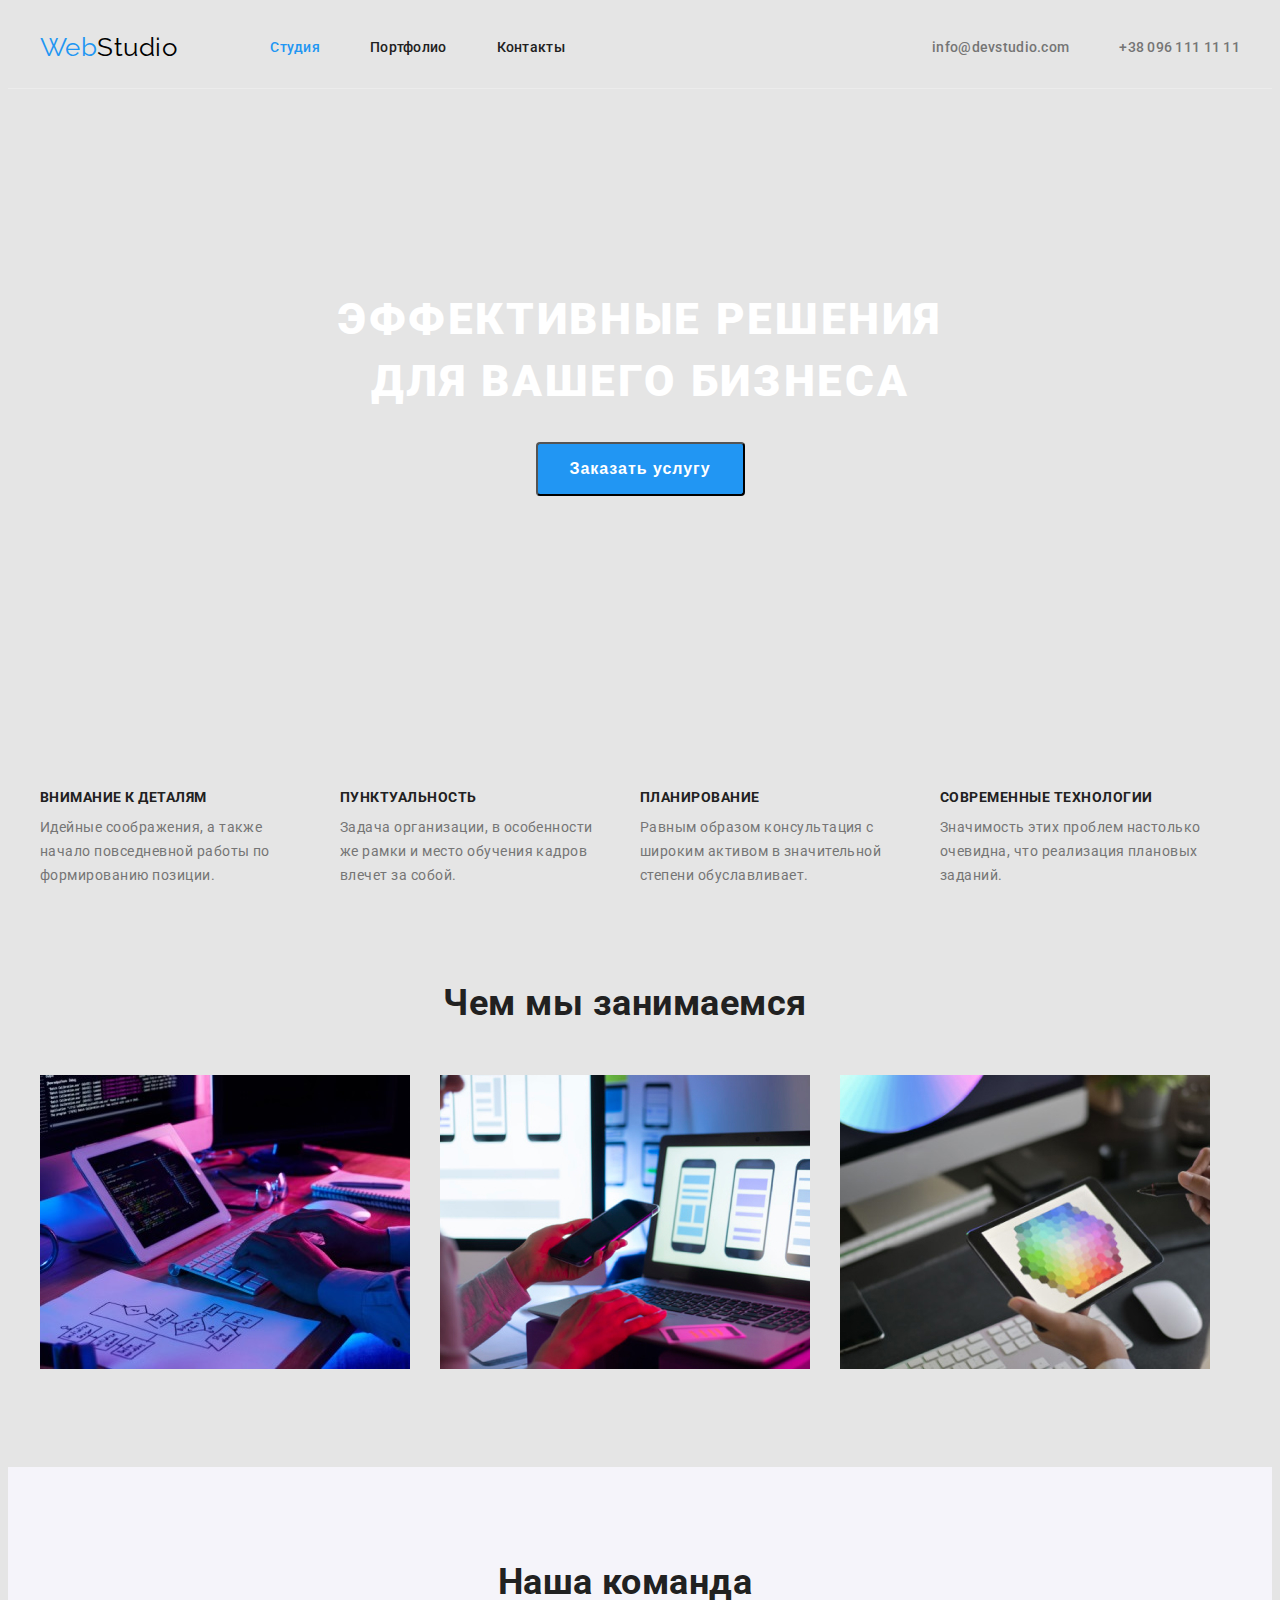
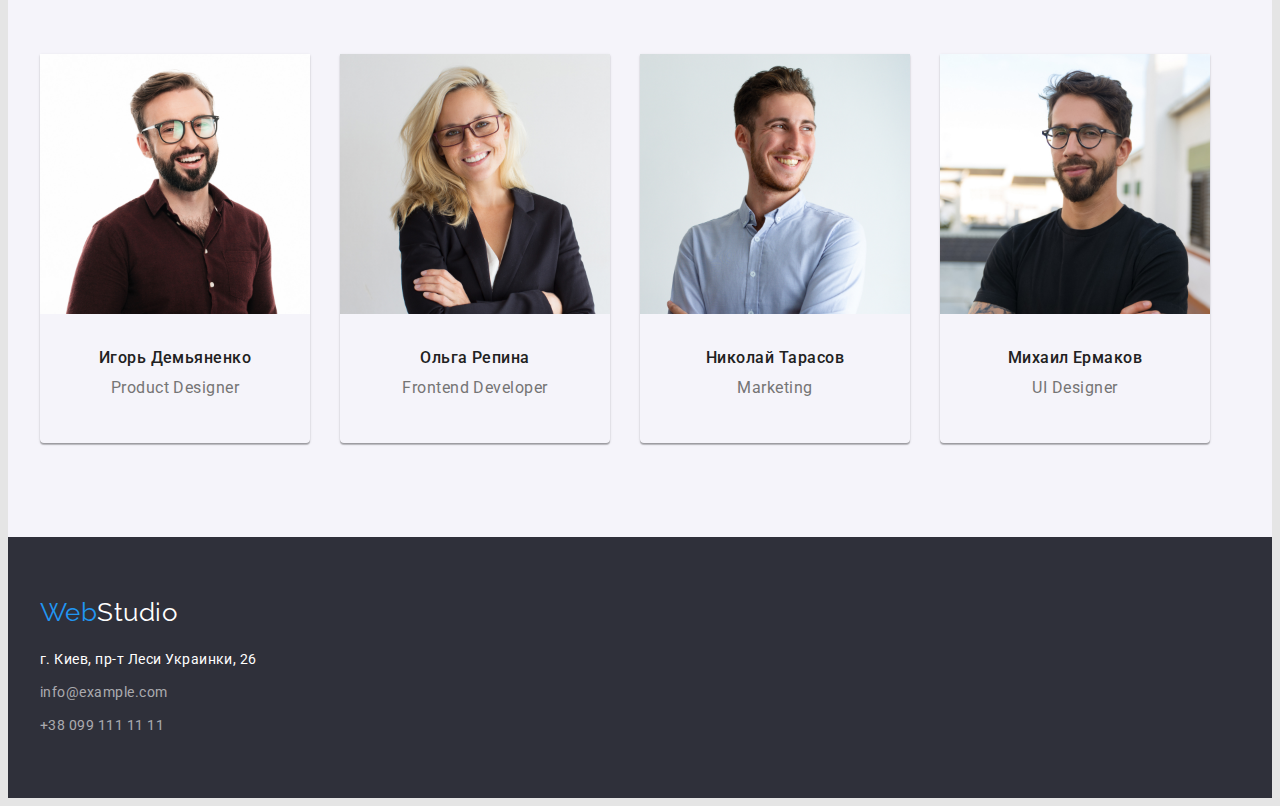
<file: index.html>
<!DOCTYPE html>
<html lang="ru">
  <head>
    <meta charset="UTF-8" />
    <meta name="viewport" content="width=device-width, initial-scale=1.0" />
    <title>Document</title>
    <link rel="preconnect" href="https://fonts.googleapis.com" />
    <link rel="preconnect" href="https://fonts.gstatic.com" crossorigin />
    <link
      href="https://fonts.googleapis.com/css2?family=Raleway:wght@700&family=Roboto:wght@400;500;700;900&display=swap"
      rel="stylesheet"
    />
    <link rel="stylesheet" href="https://cdnjs.cloudflare.com/ajax/libs/modern-normalize/1.1.0/modern-normalize.min.css" integrity="sha512-wpPYUAdjBVSE4KJnH1VR1HeZfpl1ub8YT/NKx4PuQ5NmX2tKuGu6U/JRp5y+Y8XG2tV+wKQpNHVUX03MfMFn9Q==" crossorigin="anonymous" referrerpolicy="no-referrer" />
    <link rel="stylesheet" href="./css/styles.css" />
  </head>

  <body>
    <header class="page-header">
      <div class="container main-nav">
        <a class="logo" href="#">
          <span class="blue">Web</span><span class="studia">Studio</span>
        </a>

        <nav>
          <ul class="site-nav list">
            <li class="item">
              <a href="./index.html" class="link current">Студия</a>
            </li>
            <li class="item">
              <a href="./portfolio.html" class="link">Портфолио</a>
            </li>
            <li class="item"><a href="" class="link">Контакты</a></li>
          </ul>
        </nav>

        <ul class="auth-nav list">
          <li class="item">
            <a href="mailto:info@devstudio.com" class="link"
              >info@devstudio.com</a
            >
          </li>
          <li class="item">
            <a href="tel:+380961111111" class="link">+38 096 111 11 11</a>
          </li>
        </ul>
      </div>
    </header>
    <main>
      <!-- герой -->
      <section class="hero">
        <div class="container">
          <h1 class="hero-title">Эффективные решения для вашего бизнеса</h1>
          <button type="button" class="button">Заказать услугу</button>
        </div>
      </section>

      <section class="section">
        <div class="container">
          <!-- <h2 class="section-title">Наши сильные стороны</h2> -->
            <ul class="feature-list">
              <li class="main-title">
                <h3 class="title">Внимание к деталям</h3>
                <p class="text">
                  Идейные соображения, а также начало повседневной работы по
                  формированию позиции.
                </p>
              </li>
  
              <li class="main-title">
                <h3 class="title">Пунктуальность</h3>
                <p class="text">
                  Задача организации, в особенности же рамки и место обучения
                  кадров влечет за собой.
                </p>
              </li>
  
              <li class="main-title">
                <h3 class="title">Планирование</h3>
                <p class="text">
                  Равным образом консультация с широким активом в значительной
                  степени обуславливает.
                </p>
              </li>
  
              <li class="main-title">
                <h3 class="title">Современные технологии</h3>
                <p class="text">
                  Значимость этих проблем настолько очевидна, что реализация
                  плановых заданий.
                </p>
              </li>
            </ul>
        </div>
      </section>

      <section class="section images">
        <div class="container">
          <h2 class="section-title">Чем мы занимаемся</h2>
          <ul class="feature-list">
            <li class="cards">
              <img
                src="./images/box1.jpg"
                alt="разработка сайтов"
                width="370"
                height="294"
              />
            </li>
            <li class="cards">
              <img
                src="./images/box2.jpg"
                alt="разработка приложений"
                width="370"
                height="294"
              />
            </li>
            <li class="cards">
              <img
                src="./images/box3.jpg"
                alt="разработка дизайна"
                width="370"
                height="294"
              />
            </li>
          </ul>
        </div>
      </section>

      <section class="section workers">
        <div class="container">
          <h2 class="section-title">Наша команда</h2>
          <ul class="worker-list">
            <li class="work">
              <img
                src="./images/img.jpg"
                alt="Product Designer"
                width="270"
                height="260"
              />
              <div class="personal">
                <h3 class="title">Игорь Демьяненко</h3>
                <p class="text">Product Designer</p>
              </div>
              
            </li>

            <li class="work">
              <img
                src="./images/img(1).jpg"
                alt="Frontend Developer"
                width="270"
                height="260"
              />
              <div class="personal">
                <h3 class="title">Ольга Репина</h3>
                <p class="text">Frontend Developer</p>
              </div>
              
            </li>

            <li class="work">
              <img
                src="./images/img(2).jpg"
                alt="Marketing"
                width="270"
                height="260"
              />
              <div class="personal">
                <h3 class="title">Николай Тарасов</h3>
                <p class="text">Marketing</p>
              </div>
              
            </li>

            <li class="work">
              <img
                src="./images/img(3).jpg"
                alt="UI Designer"
                width="270"
                height="260"
              />
              <div class="personal">
                <h3 class="title">Михаил Ермаков</h3>
                <p class="text">UI Designer</p>
              </div>
              
            </li>
          </ul>
        </div>
      </section>
    </main>

    <footer class="footer">
      <div class="container">
        <div class="logofooter">
          <a class="logo" href="#">
            <span class="blue">Web</span><span class="studw">Studio</span>
          </a>
        </div>

        <address class="f-address">
          <ul class="addres-nav list">
            <li class="f-element">
              <a
                href="https://goo.gl/maps/xRzrUmFLyVwitiTe6"
                target="_blank"
                rel="noopener noreferrer"
                class="add-link"
                >г. Киев, пр-т Леси Украинки, 26</a
              >
            </li>
            <li class="f-element">
              <a href="mailto.info@example.com" class="link"
                >info@example.com</a
              >
            </li>
            <li class="f-element">
              <a href="tel:+380991111111" class="link">+38 099 111 11 11</a>
            </li>
          </ul>
        </address>
      </div>
    </footer>
  </body>
</html>
</file>
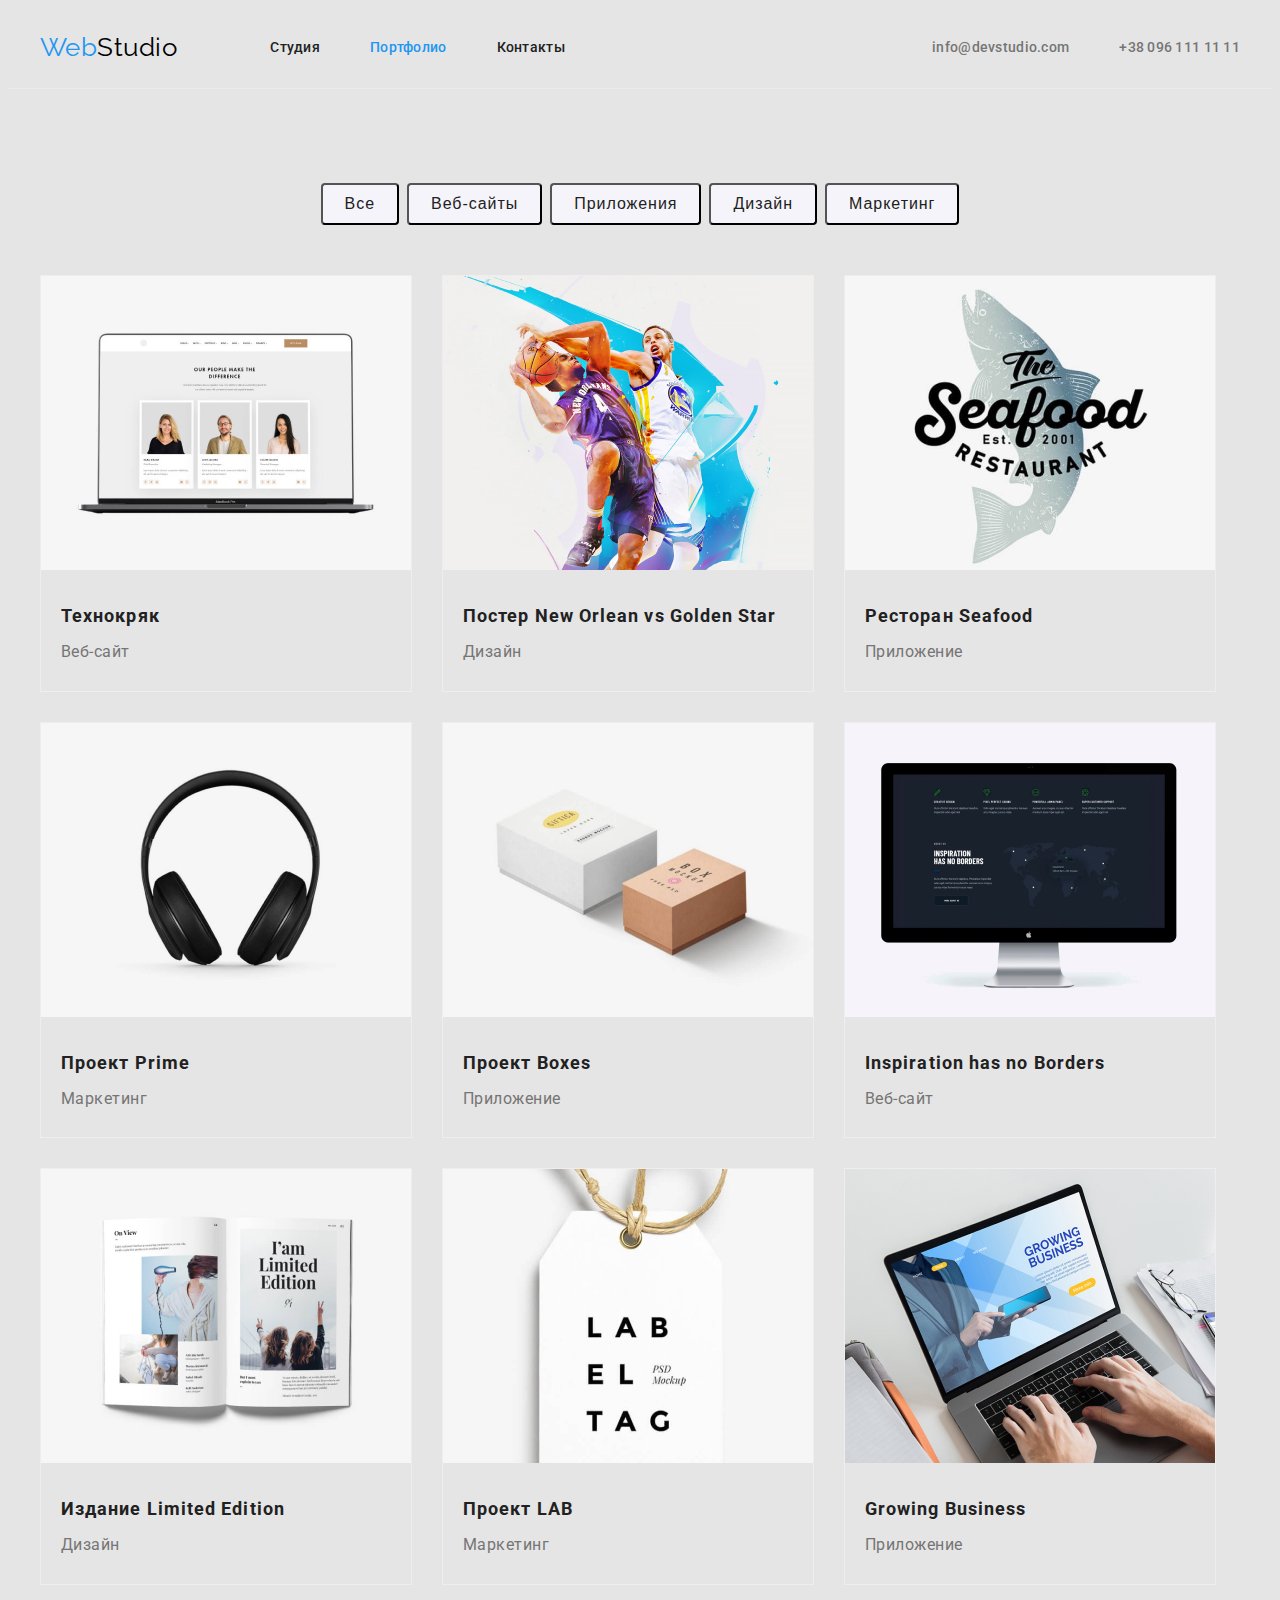
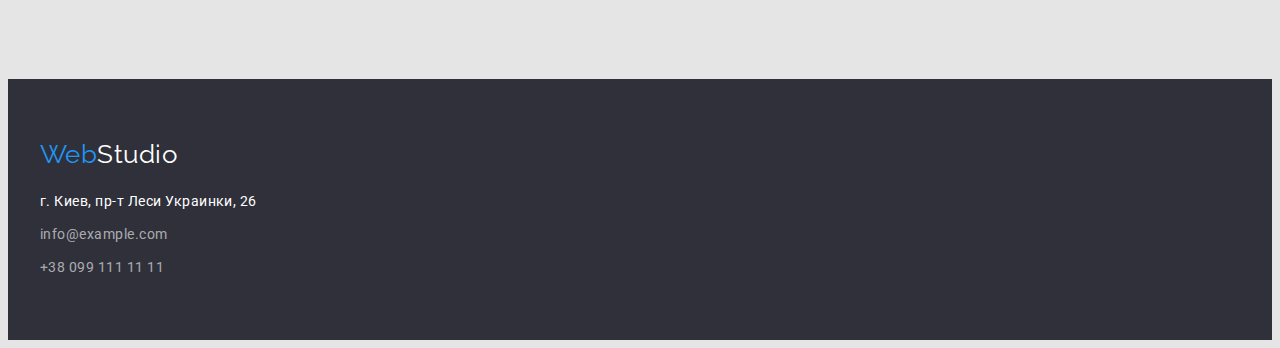
<file: portfolio.html>
<!DOCTYPE html>
<html lang="ru">
  <head>
    <meta charset="UTF-8" />
    <meta name="viewport" content="width=device-width, initial-scale=1.0" />
    <title>Document</title>
    <link rel="preconnect" href="https://fonts.googleapis.com" />
    <link rel="preconnect" href="https://fonts.gstatic.com" crossorigin />
    <link
      href="https://fonts.googleapis.com/css2?family=Raleway:wght@700&family=Roboto:wght@400;500;700;900&display=swap"
      rel="stylesheet"
    />
    <link rel="stylesheet" href="https://cdnjs.cloudflare.com/ajax/libs/modern-normalize/1.1.0/modern-normalize.min.css" integrity="sha512-wpPYUAdjBVSE4KJnH1VR1HeZfpl1ub8YT/NKx4PuQ5NmX2tKuGu6U/JRp5y+Y8XG2tV+wKQpNHVUX03MfMFn9Q==" crossorigin="anonymous" referrerpolicy="no-referrer" />
    <link rel="stylesheet" href="./css/styles.css" />
  </head>

  <body>
    <header class="page-header">
      <div class="container main-nav">
        <a class="logo" href="#">
          <span class="blue">Web</span><span class="studia">Studio</span>
        </a>

        <nav>
          <ul class="site-nav list">
            <li class="item"><a href="./index.html" class="link">Студия</a></li>
            <li class="item">
              <a href="./portfolio.html" class="link current">Портфолио</a>
            </li>
            <li class="item"><a href="" class="link">Контакты</a></li>
          </ul>
        </nav>

        <ul class="auth-nav list">
          <li class="item">
            <a href="mailto:info@devstudio.com" class="link"
              >info@devstudio.com</a
            >
          </li>
          <li class="item">
            <a href="tel:+380961111111" class="link">+38 096 111 11 11</a>
          </li>
        </ul>
      </div>
    </header>
    <main>
      <section class="section">
        <div class="container">
          <!-- <h1>Портфолио</h1> -->

          <ul class="btm-portfolio">
            <li class="elements">
              <button type="button" class="button secondary">Все</button>
            </li>
            <li class="elements">
              <button type="button" class="button secondary">Веб-сайты</button>
            </li>
            <li class="elements">
              <button type="button" class="button secondary">Приложения</button>
            </li>
            <li class="elements">
              <button type="button" class="button secondary">Дизайн</button>
            </li>
            <li class="elements">
              <button type="button" class="button secondary">Маркетинг</button>
            </li>
          </ul>

          <ul class="work-list">
            <li class="cards">
              <img
                src="./images/img(4).jpg"
                alt="ноутбук и три фотокарточки"
                width="370"
                height="294"
              />
              <div class="card-text">
                <h2 class="title">Технокряк</h2>
                <p class="text">Веб-сайт</p>
              </div>
            </li>
            <li class="cards">
              <img
                src="./images/img(5).jpg"
                alt="игроки и басскетбольный мячь"
                width="370"
                height="294"
              />
              <div class="card-text">
                <h2 class="title">Постер New Orlean vs Golden Star</h2>
                <p class="text">Дизайн</p>
              </div>
            </li>
            <li class="cards">
              <img
                src="./images/img(6).jpg"
                alt="лого ресторана"
                width="370"
                height="294"
              />
              <div class="card-text">
                <h2 class="title">Ресторан Seafood</h2>
                <p class="text">Приложение</p>
              </div>
            </li>
            <li class="cards">
              <img
                src="./images/img(7).jpg"
                alt="наушники"
                width="370"
                height="294"
              />
              <div class="card-text">
                <h2 class="title">Проект Prime</h2>
                <p class="text">Маркетинг</p>
              </div> 
            </li>
            <li class="cards">
              <img
                src="./images/img(8).jpg"
                alt="две коробки"
                width="370"
                height="294"
              />
              <div class="card-text">
                <h2 class="title">Проект Boxes</h2>
                <p class="text">Приложение</p>
              </div>
            </li>
            <li class="cards">
              <img
                src="./images/img(9).jpg"
                alt="монитор"
                width="370"
                height="294"
              />
              <div class="card-text">
                <h2 class="title">Inspiration has no Borders</h2>
                <p class="text">Веб-сайт</p>
              </div>
            </li>
            <li class="cards">
              <img
                src="./images/img(10).jpg"
                alt="книга"
                width="370"
                height="294"
              />
              <div class="card-text">
                <h2 class="title">Издание Limited Edition</h2>
                <p class="text">Дизайн</p>
              </div>
            </li>

            <li class="cards">
              <img
                src="./images/img(11).jpg"
                alt="лэйбл"
                width="370"
                height="294"
              />
              <div class="card-text">
                <h2 class="title">Проект LAB</h2>
                <p class="text">Маркетинг</p>
              </div>
            </li>
            <li class="cards">
              <img
                src="./images/img(12).jpg"
                alt="робота за ноутбуком"
                width="370"
                height="294"
              />
              <div class="card-text">
                <h2 class="title">Growing Business</h2>
                <p class="text">Приложение</p>
              </div>
            </li>
          </ul>
        </div>
      </section>
    </main>

    <footer class="footer">
      <div class="container">
        <div class="logofooter">
          <a class="logo" href="#">
            <span class="blue">Web</span><span class="studw">Studio</span>
          </a>
        </div>

        <address class="f-address">
          <ul class="addres-nav list">
            <li class="f-element">
              <a
                href="https://goo.gl/maps/xRzrUmFLyVwitiTe6"
                target="_blank"
                rel="noopener noreferrer"
                class="add-link"
                >г. Киев, пр-т Леси Украинки, 26</a
              >
            </li>
            <li class="f-element">
              <a href="mailto.info@example.com" class="link"
                >info@example.com</a
              >
            </li>
            <li class="f-element">
              <a href="tel:+380991111111" class="link">+38 099 111 11 11</a>
            </li>
          </ul>
        </address>
      </div>
    </footer>
  </body>
</html>
</file>
<file: css/styles.css>
:root {
    --primary-tex-color: #757575;
    --title-tex-color: #212121;
    --accent-color: #2196F3;
    --primary-bg-color: #FFFFFF;
}

body{
    background-color: #E5E5E5;
    color: var(--primary-tex-color);
    font-family: Roboto, sans-serif;
    letter-spacing: 0.03em;
}

ul,p, h2 {
    list-style: none;
    margin: 0;
    padding: 0;
}

.page-header {
    border-bottom: 1px solid #ECECEC;
}

.container {
    width: 1200px;
    padding-left: 15px;
    padding-right: 15px;
    margin-left: auto;
    margin-right: auto;
}

.main-nav {
    display: flex;
    align-items: center;
    outline: to;
}

.list {
    padding: 0;
    margin: 0;
   list-style: none;   
}
/* logo */
.logo {

    font-family: Raleway, sans-serif;
    font-size: 26px;
    line-height: 1.2;
    text-decoration: none;
}

.blue {color: var(--accent-color) ;}
.studia {color:#000000;}
.studw {color:var(--primary-bg-color) ;}

.logofooter {
    margin-bottom: 20px;
}

/* site nav */
.site-nav {
    display: flex;
    margin-left: 93px;
}

.site-nav .item:not(:last-child) {
    margin-right: 50px;
}


.site-nav .link {
    display: block;
    padding-top: 32px;
    padding-bottom: 32px;

    color: var(--title-tex-color);
    font-weight: 500;
    font-size: 14px;
    line-height: 1.14;
    letter-spacing: 0.02em;
    text-decoration: none;}

.site-nav .link:hover, 
.site-nav .link:focus {
    color: var(--primary-tex-color);}

.site-nav .link.current {
    color: var(--accent-color);}


.auth-nav {
    display: flex;
    margin-left: auto;
}

.auth-nav .item + .item {
    margin-left: 50px;
}

.auth-nav .link {
    display: block;
    padding-top: 32px;
    padding-bottom: 32px;

    color: var(--primary-tex-color);
    font-weight: 500;
    font-size: 14px;
    line-height: 1.14;
    letter-spacing: 0.02em;
    text-decoration: none}

.auth-nav .link:hover,
.auth-nav .link:focus {
    color: var(--accent-color);}


/* hero */

.hero {
    padding-top: 200px;
    padding-bottom: 200px;
}

.hero-title {
    max-width: 696px;
    margin: 0 auto;
    color: var(--primary-bg-color);
    font-weight: 900;
    font-size: 44px;
    line-height: 1.4;
    letter-spacing: 0.06em;
    text-transform: uppercase;
    text-align: center;
}


/* section */
.section {
    padding-top: 94px;
    padding-bottom: 94px;
}


.section-title {
    margin-top: 0;
    margin-bottom: 50px;
    width: 1170px;
    color: var(--title-tex-color);
    font-weight: 700;
    font-size: 36px;
    line-height: 1.2;
    text-align: center;
}

.section.images {
    padding-top: 0px;
}


/* feature */

.feature-list {
    display: flex;
}

.feature-list .title {
    margin-top: 0;
    margin-bottom: 10px;
    color: var(--title-tex-color);
    font-weight: 700;
    font-size: 14px;
    line-height: 1.14;
    text-align: start;
    text-transform: uppercase;
}

.feature-list .cards {
    margin-right: 30px;
}

.feature-list .text {
    font-size: 14px;
    line-height: 1.71;
}

.main-title {
    width: 1170px;
    text-align:left;
    margin-right: 30px;
}


/* worker */
.worker-list {
    display: flex;
    
}

.work {
    margin-right: 30px;
    box-shadow: 0px 1px 3px rgba(0, 0, 0, 0.12), 0px 1px 1px rgba(0, 0, 0, 0.14), 0px 2px 1px rgba(0, 0, 0, 0.2);
    border-radius: 0px 0px 4px 4px;
}

.work:nth-child(3n) {
    margin-bottom: 0;
}

.personal {
    padding-top: 30px;
    padding-bottom: 30px;
}

.worker-list .title {
    margin-top: 0; 
    margin-bottom: 10px;
    color: var(--title-tex-color);
    font-weight: 500;
    font-size: 16px;
    line-height: 1.2;
    text-align: center;
}

.worker-list .text {
    margin-top: 0;
    margin-bottom: 16px;
    font-size: 16px;
    line-height: 1.2;
    text-align: center;
}


/* works */
.workers {
    background-color: #F5F4FA;
}

/* button */
.button {
    margin: 0 auto;
    margin-top: 30px;
    display: block;
    color: var(--primary-bg-color);
    background-color: var(--accent-color);
    border-radius: 4px;
    padding: 10px 32px;
    font-weight: 700;
    font-size: 16px;
    line-height: 1.88;
    display: flex;
    align-items: center;
    text-align: center;
    letter-spacing: 0.06em;
    cursor: pointer;
}


.button.secondary{
    margin-top: 0;
    padding: 6px 22px;
    display: inline;
    color: var(--title-tex-color);
    background-color: #F5F4FA;
    font-weight: 500;
    font-size: 16px;
    line-height: 1.62;
    text-align: center;
}

.button.secondary:hover,
.button.secondary:focus {
    color: var(--primary-bg-color);
    background-color: var(--accent-color);
}

.btm-portfolio {
    display: flex;
    justify-content: center;
    margin-bottom: 50px;
}

.elements {
    margin-right: 8px;
}

.elements:nth-child(5n) {
    margin-right: 0;
}
/* footer */

.addres-nav .link {
    font-style: normal;
    font-size: 14px;
    line-height: 1.71;
    color: rgba(255, 255, 255, 0.6);
    text-decoration: none;}

.addres-nav .add-link {
    font-style: normal;
    font-size: 14px;
    line-height: 1.71;
    color: var(--primary-bg-color);
    text-decoration: none;}

.addres-nav .link:hover,
.addres-nav .link:focus {
    color: var(--accent-color);}

.addres-nav .add-link:hover,
.addres-nav .add-link:focus {
    color: var(--accent-color);
}


.footer {
    background-color: #2F303A;
    padding-top: 60px;
    padding-bottom: 60px;
}
   
.f-address {
    /* padding-bottom: 60px; */
}

.f-element {
    margin-bottom: 9px;
}

.f-element:nth-child(3n) {
    margin-bottom: 0;
}


/* portfolio */

.work-list {
    display: flex;
    flex-wrap: wrap;
}

.work-list .cards {
    width: 370px;
    margin-right: 30px;
    margin-bottom: 30px;
    border: 1px solid #EEEEEE;
}

.work-list .cards:nth-child(3n) {
    margin-right: 0;
}

.work-list .cards:nth-last-child(-n + 3) {
    margin-bottom: 0;
}

.work-list .title {
    color: var(--title-tex-color);
    font-weight: 700;
    font-size: 18px;
    line-height: 2;
    letter-spacing: 0.06em;
}

.work-list .text {
    color: var(--primary-tex-color);
    font-size: 16px;
    line-height: 1.8;
}

.card-text {
    padding: 24px 20px;
}

.card-text .title {
    margin-bottom: 4px;}
/* .
}

.card-text .text {
    margin-bottom: 20px;
} */
</file>
